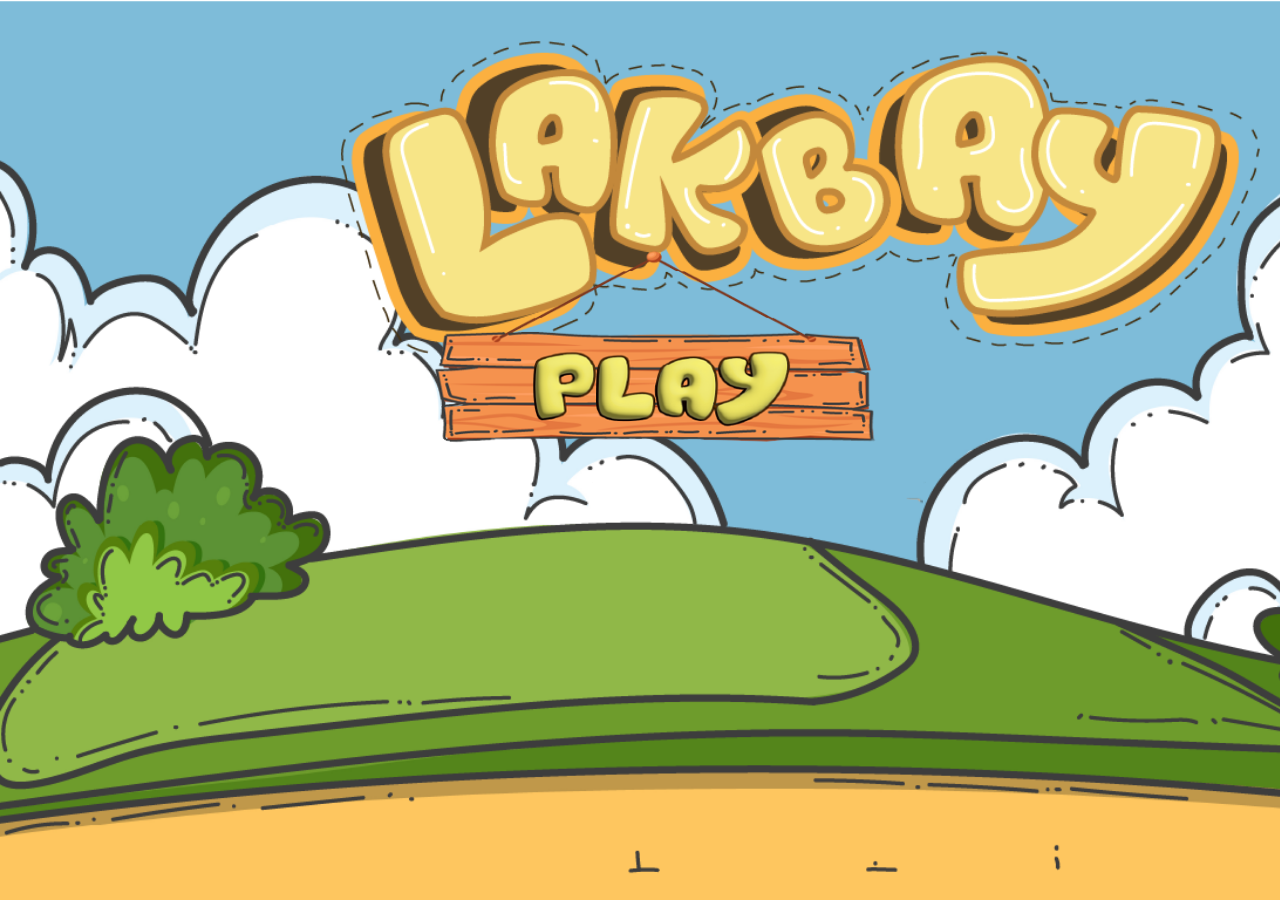
<file: index.html>
<!-- <?php 
include  'includes/head.php';
?> -->
<!DOCTYPE html>
<html>

    <head>
      <title>LAKBAY</title>
      <link rel="icon" href="../assets/image/Primary/Startup.png">
      <link rel="stylesheet" href="assets/css/font.css">
      <link rel="stylesheet" href="assets/css/start.css">

      <link href="https://fonts.googleapis.com/css?family=Montserrat:300,400&display=swap" rel="stylesheet">
    </head>

<body class="body">

  <div class="d1">
        <div class="startbutton" id="start"></div>
        <img src="assets/image/Primary/PlayB.png">
  </div>


<!-- 
  <div class="audio-holder">
  <audio id="backgroundMusic" autoplay muted>
    <source src="assets/sound/CookingMusic.mp3" type="audio/mp3">
    Your browser does not support the audio tag.
  </audio>

  <button onclick="startAudio()">Start Audio</button>
  </div> -->
  <script>
    function startAudio() {
      const backgroundMusic = document.getElementById('backgroundMusic');
      backgroundMusic.muted = false;
      backgroundMusic.play().then(() => {
        // Autoplay started successfully
      }).catch(error => {
        // Autoplay failed
        console.error('Autoplay failed:', error);
      });
    }

    document.addEventListener('DOMContentLoaded', function () {
            // Get the start button element
            const startButton = document.getElementById('start');

            // Add a click event listener
            startButton.addEventListener('click', function () {
                // Redirect to the desired page
                window.location.href = 'includes/CharSelection.html';
            });
        });
  </script>

</body>

</html>
</file>
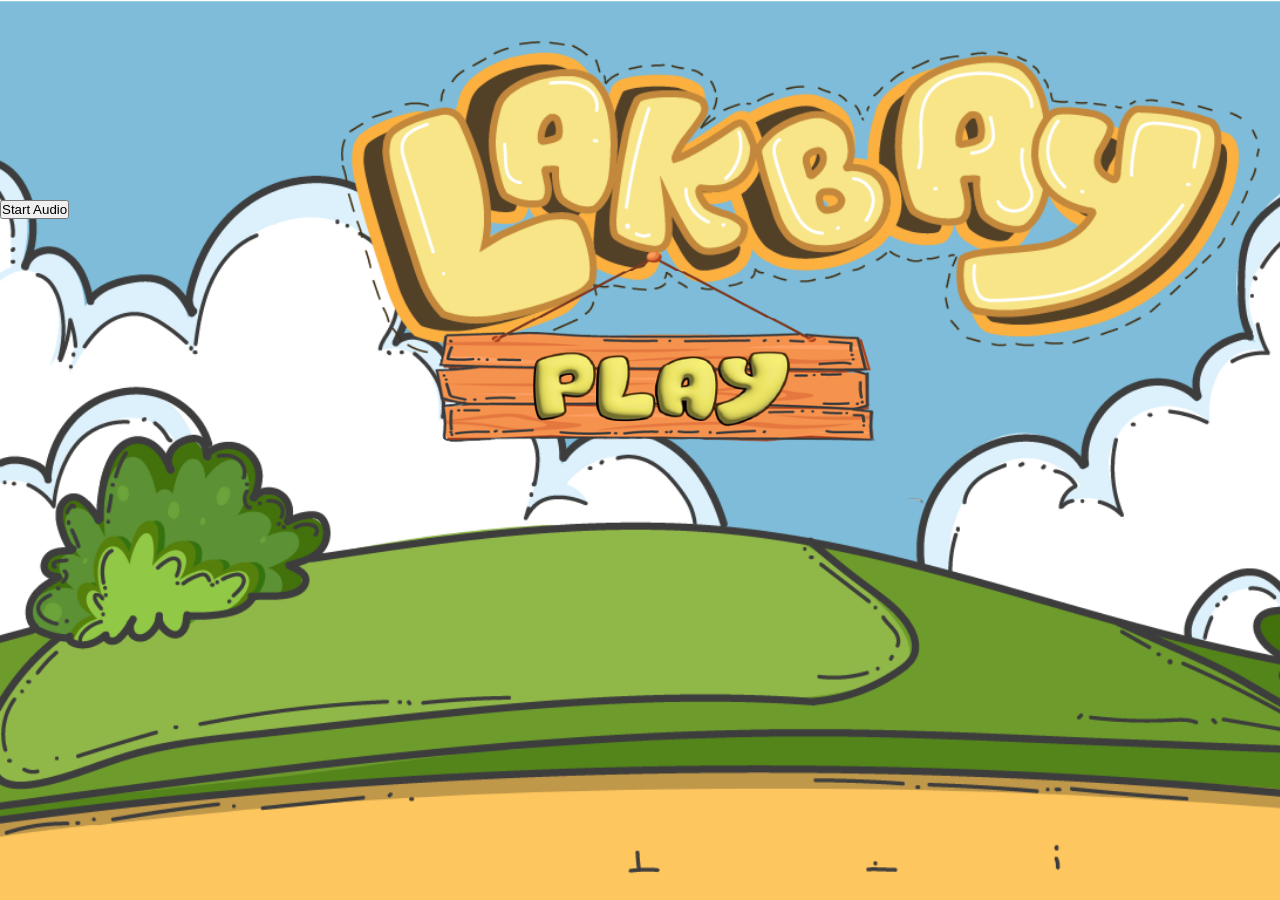
<file: Lakbay/index.html>
<!DOCTYPE html>
<html>

<head>
  <title>LAKBAY</title>
  <link rel="stylesheet" href="assets/css/start.css">
  <link rel="icon" href="assets/image/Primary/Startup.png">
</head>

<body class="body">

  <div class="d1">
        <div class="startbutton" id="start"></div>
        <img src="assets/image/Primary/PlayB.png">
  </div>



  <div class="audio-holder">
  <audio id="backgroundMusic" autoplay muted>
    <source src="assets/sound/CookingMusic.mp3" type="audio/mp3">
    Your browser does not support the audio tag.
  </audio>

  <button onclick="startAudio()">Start Audio</button>
  </div>
  <script>
    function startAudio() {
      const backgroundMusic = document.getElementById('backgroundMusic');
      backgroundMusic.muted = false;
      backgroundMusic.play().then(() => {
        // Autoplay started successfully
      }).catch(error => {
        // Autoplay failed
        console.error('Autoplay failed:', error);
      });
    }

    document.addEventListener('DOMContentLoaded', function () {
            // Get the start button element
            const startButton = document.getElementById('start');

            // Add a click event listener
            startButton.addEventListener('click', function () {
                // Redirect to the desired page
                window.location.href = 'includes/SaveSlot.html';
            });
        });
  </script>

</body>

</html>
</file>
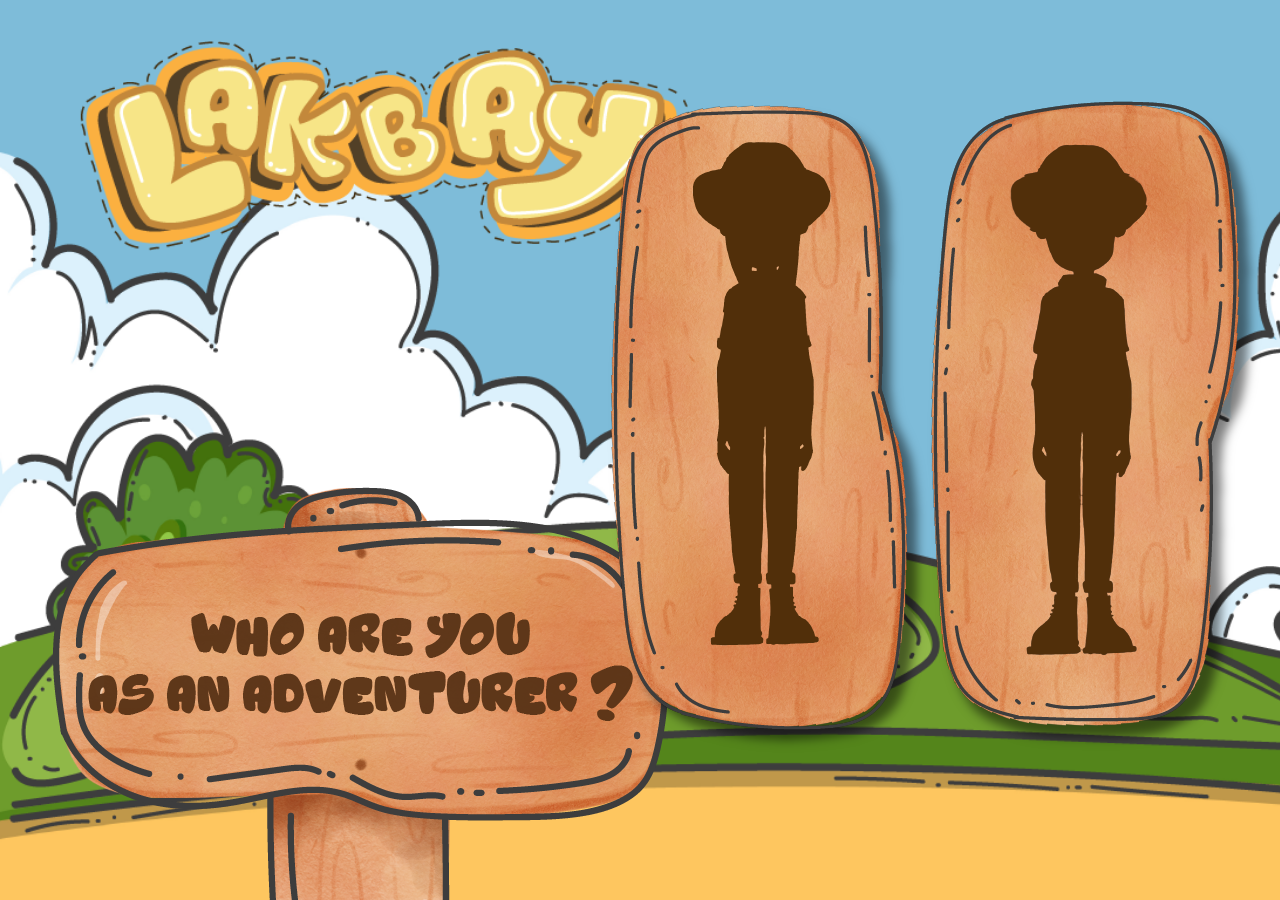
<file: includes/CharSelection.html>
<!-- <?php 
include  'head.php';
?> -->
<!DOCTYPE html>
    <head>
      <link rel="stylesheet" href="../assets/css/charselection.css">
      <!-- <link rel="stylesheet" href="../assets/css/username.css"> -->

    </head>
    <body>

    <div id="myModal" class="modal">
    <div class="modal-content">
        <span class="close" onclick="closeModal()">&times;</span>
        <img src="../assets/image/Character/CutsceneWood.png" alt="Popup Image">
        <h2 id="finalscore"></h2>
        
        <div class="inputholder">
            <h1 id="username" for="username">Username:</h1>
            <input type="text" id="username" name="username" placeholder="Enter your username">
            <button onclick="submitUsername()">Submit</button>
        </div>
    </div>
</div>


  <div class="d1">
    <div class="sign">
      <img src="../assets/image/Character/SIGN.png">
    </div>
    <div class="Mcharacter" onmouseover="showModal('MmodalMCharacter')" onmouseout="hideModal('MmodalMCharacter')">
      <img src="../assets/image/Character/JCharacter.png">
    </div>
    <div class="Fcharacter" onmouseover="showModal('modalFCharacter')" onmouseout="hideModal('modalFCharacter')">
      <img src="../assets/image/Character/MCharacter.png">
    </div>
  </div>

  <!-- Modals -->
  <div id="MmodalMCharacter" class="Mmodal">
   <img id="MmodalMCharacterimg" src="../assets/image/Character/Juan1.png">
  </div>

  <div id="modalFCharacter" class="Fmodal">
    <img id="modalFCharacterimg" src="../assets/image/Character/Maria1.png">
  </div>



  <script>
    
    function submitUsername(){
      window.location.href = '../includes/SaveSlot.html';
    }
    
      function openModal() {
        const modal = document.getElementById('myModal');
        modal.style.display = 'block';
      }

      function closeModal() {
        const modal = document.getElementById('myModal');
        modal.style.display = 'none';
      }

      const MmodalMCharacter = document.getElementById('MmodalMCharacter');
      const MmodalMCharacterimg = document.getElementById('MmodalMCharacterimg');
      const modalFCharacter = document.getElementById('modalFCharacter');
      const modalFCharacterimg = document.getElementById('modalFCharacterimg');
    
      function showModal(modalId) {
      document.getElementById(modalId).style.display = "block";

    }

    function hideModal(modalId) {
      document.getElementById(modalId).style.display = "none";
    }



      // Add a click event listener
      MmodalMCharacter.addEventListener('click', function () {
          // Redirect to the desired page
          openModal();
      });
         // Add a click event listener
         MmodalMCharacterimg.addEventListener('click', function () {
          // Redirect to the desired page
          openModal();
      });

            // Add a click event listener
            modalFCharacter.addEventListener('click', function () {
          // Redirect to the desired page
          openModal();
      });
         // Add a click event listener
         modalFCharacterimg.addEventListener('click', function () {
          // Redirect to the desired page
          openModal();
      });



  </script>
</body>
</html>
</file>
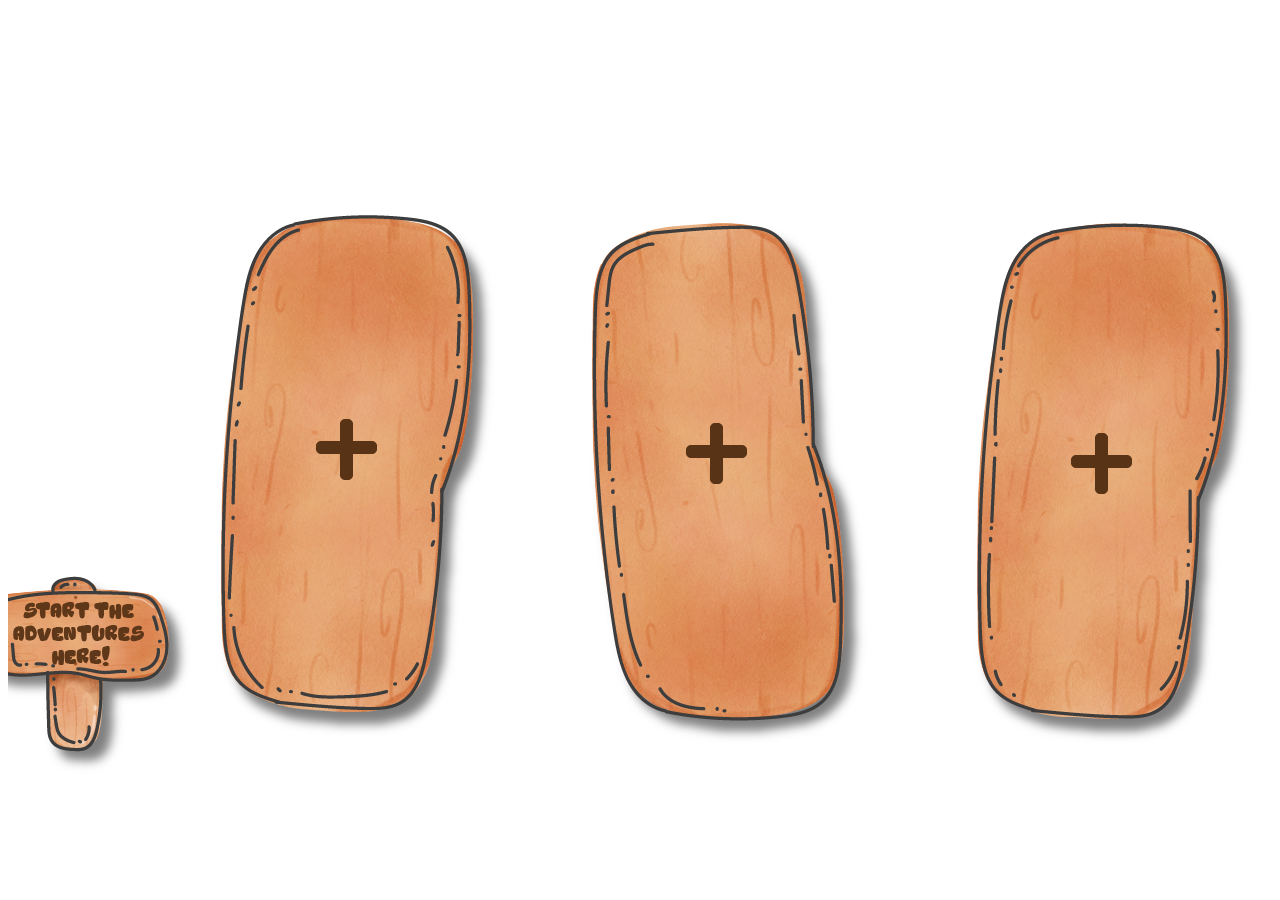
<file: includes/SaveSlot.html>
<!-- <?php 
include  'head.php';
?> -->
<!DOCTYPE html>
<html>

<head>
    <title>LAKBAY</title>
    <link rel="icon" href="../assets/image/Primary/Startup.png">

    <link href="https://fonts.googleapis.com/css?family=Montserrat:300,400&display=swap" rel="stylesheet">
</head>

<body class="body">

  <div class="d1">
        <div class="slot1" id="slot1"></div>
        <div class="slot2" id="slot2"></div>
        <div class="slot3" id="slot3"></div>
        <img class="saveslot" src="../assets/image/Primary/SAVESLOTBUTTONS.png">
  </div>

<script>
    
    document.addEventListener('DOMContentLoaded', function () {
            // Get the start button element
            const slot1 = document.getElementById('slot1');
            const slot2 = document.getElementById('slot2');
            const slot3 = document.getElementById('slot3');

            // Add a click event listener
            slot1.addEventListener('click', function () {
                // Redirect to the desired page
                window.location.href = '../includes/Start.html';
            });
            slot2.addEventListener('click', function () {
                // Redirect to the desired page
                window.location.href = 'includes/Start.html';
            });
            slot3.addEventListener('click', function () {
                // Redirect to the desired page
                window.location.href = 'includes/Start.html';
            });
        });
</script>
</body>

</html>
</file>
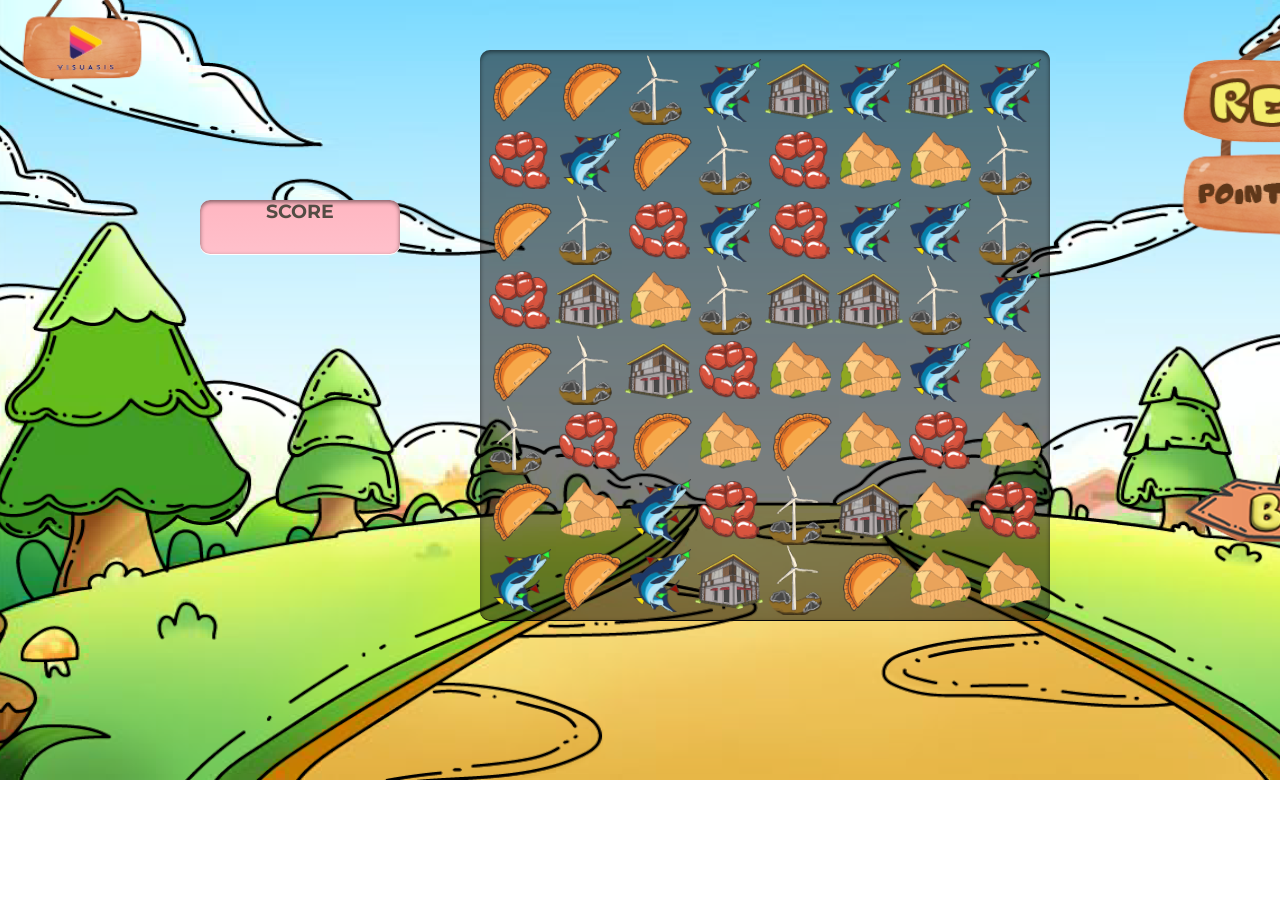
<file: includes/Start.html>
<!-- <?php 
include  'head.php';
?> -->
<!DOCTYPE html>
<html lang="en" dir="ltr">
  <head>
    <meta charset="utf-8">
    <title>LAKBAY</title>
    <link rel="icon" href="../assets/image/Primary/Startup.png">
    <link rel="stylesheet" href="../assets/css/style.css">
    <link rel="stylesheet" href="../assets/css/score.css">
    <link href="https://fonts.googleapis.com/css?family=Montserrat:300,400&display=swap" rel="stylesheet">
  </head>

  <body>
    <div class="score-board">
      <h3>score</h3>
      <h1 id="score"></h1>
    </div>
    <div class="grid">
    </div>
    
    <div class="rightside">
      <a href="../index.html"> 
        <img src="../assets/image/Primary/BackB.png"></a>
    </div>

    <div id="myModal" class="modal">
      <div class="modal-content">
          <span class="close" onclick="closeModal()">&times;</span>
          <img src="../assets/image/Goal/YOURSCORE.png" alt="Popup Image">
          <h2 id="finalscore"></h2>
          <div class="continue" id="continuestage"></div>
          <div class="exit" id="exit"></div>
      </div>
  </div>

    <script src="../assets/js/app.js"></script>
    <script>
      // Your existing interval function

    document.addEventListener('DOMContentLoaded', function () {
      // Get the start button element
      const continuestage = document.getElementById('continuestage');
      const exit = document.getElementById('exit');


      // Add a click event listener
      continuestage.addEventListener('click', function () {
          // Redirect to the desired page
          window.location.href = '../includes/map.html';
      });
         // Add a click event listener
      exit.addEventListener('click', function () {
          // Redirect to the desired page
          window.location.href = '../includes/map.html';
      });
    });
    </script>
  </body>
</html>
</file>
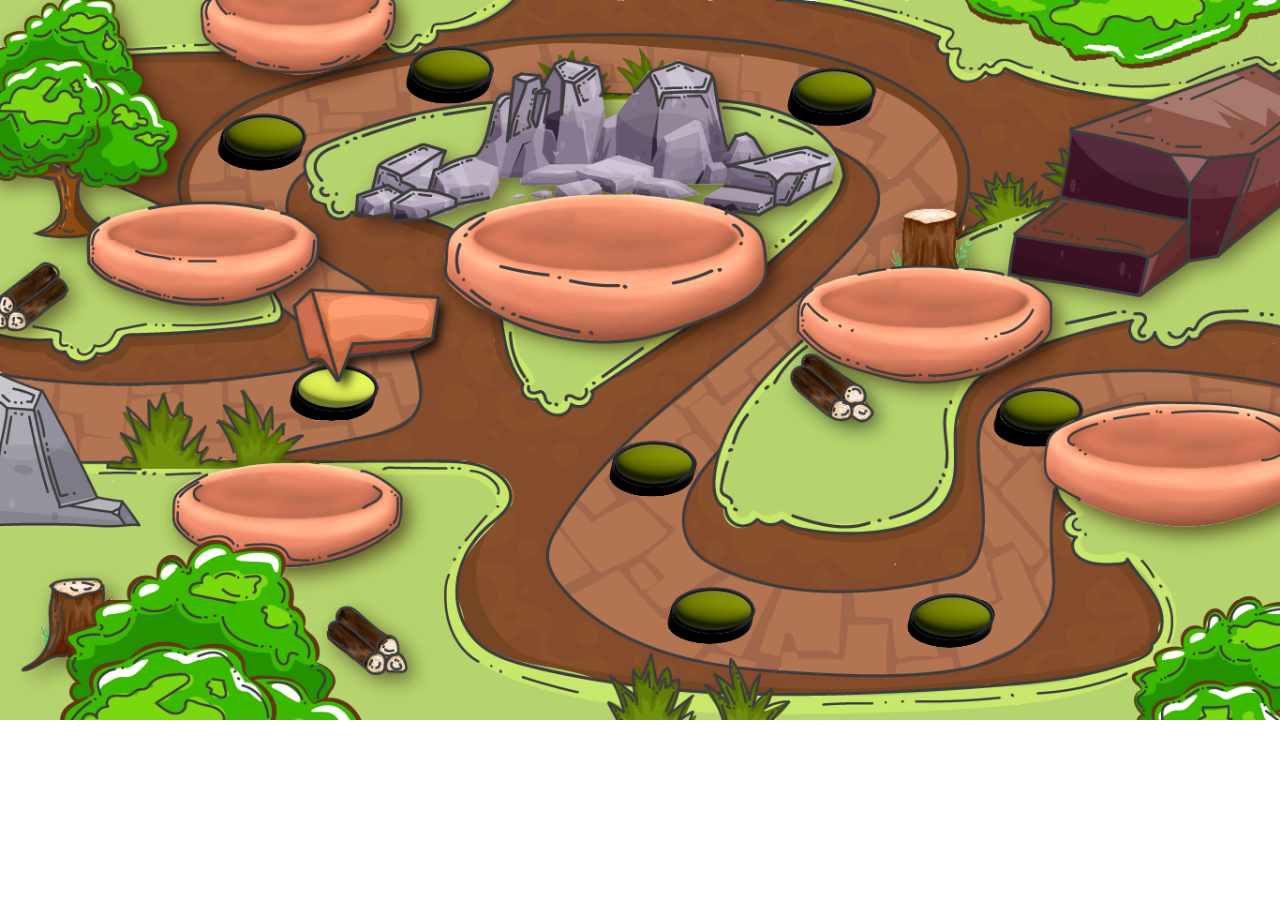
<file: Lakbay/includes/map.html>
<!DOCTYPE html>
<html>
    <head>
        <title>LAKBAY</title>
        <link rel="stylesheet" href="../assets/css/map.css">
        <link rel="icon" href="../assets/image/Primary/Startup.png">
    </head>
    <body class="body">


        
        

    </body>
</html>
</file>
<file: assets/css/font.css>
@font-face {
    font-family: magicsound;
    src: url(../../assets/font/Magic-Sound.ttf); /* replace .ttf with the actual file extension of your font */
}
</file>
<file: assets/css/start.css>
*,body, html {
    margin: 0;
    padding: 0;
}
.d1{
    position: relative;
    display: flex;
    flex-direction: column;
    height: 100vh;
    width: 100%;
    background-image: url(../../assets/image/Primary/MainScreen.png);
    background-size: cover;
 }
 .d1 img {
    box-sizing: border-box;

    max-width: 100%;
    max-height: 100%;
 }

 .audio-holder{
    margin-top: -700px;
    z-index: 9999;
    position: absolute;
 }

 .startbutton {
    width: 500px;
    height: 100px;
    /* background-color: red; */
    padding: 20px;
    position: fixed;
    top: 54%;
    left: 51%;
    transform: translate(-50%, -50%);
    z-index: 9999; /* Adjust the z-index as needed */
}
.startbutton:hover{
    cursor: pointer;
}

.b{
    margin: 0px;
}
 .h1{
    display:flex;
    
 }

.b1{
    width: 300px;
    height: 50px;
    color: white;
    font-family:'Courier New', Courier, monospace;
    font-size: 40px;
    background-color:  green;
    border: none;
    border-radius: 50px;
    margin-top: 5px;
    align-items: center;
    margin-left: 270;
    cursor: pointer;

}

.b1:hover{
    background-color: white;
    color:tomato;
    transition-duration: 100ms;

}

@font-face {
    font-family: "shallo";
    src: url("nh.ttf");

}

@font-face {
    font-family:"nh";
    src: url("nh.tff");

}

.p{
    font-family:"shallo";
    position:absolute;
    margin-top:-400px;
    font-size: 80px;
    margin-left: 100px;
    color: red;
}

.p1{
    font-family: "shallo";
    position: absolute;
    margin-top: -300px;
    font-size: 60px;
    color: red
}

.i{
    height: 700px;
    position: absolute;
    transform: scaleX(-1);
    margin-left: 700px;
    margin-top: 20px;
}


.p2{
    font-family: "z";
    color: gold;
    margin-left: 100px;
    margin-top: 750px;
    position: absolute;

}

.a{
    text-decoration: none;
    text-decoration: aliceblue;
    color: white;
}

.a:hover{
    background-color: white;
    color: tomato;
    transition-duration: 100ms;
}

.p3{
    font-family: "z";
    color:gold;
    margin-left: 100px;
    margin-top: 700px;
    position: absolute;
}
</file>
<file: Lakbay/assets/css/start.css>
*,body, html {
    margin: 0;
    padding: 0;
}
.d1{
    position: relative;
    display: flex;
    flex-direction: column;
    height: 100vh;
    width: 100%;
    background-image: url(../../assets/image/Primary/MainScreen.png);
    background-size: cover;
 }
 .d1 img {
    box-sizing: border-box;

    max-width: 100%;
    max-height: 100%;
 }

 .audio-holder{
    margin-top: -700px;
    z-index: 9999;
    position: absolute;
 }

 .startbutton {
    width: 500px;
    height: 100px;
    /* background-color: red; */
    padding: 20px;
    position: fixed;
    top: 54%;
    left: 51%;
    transform: translate(-50%, -50%);
    z-index: 9999; /* Adjust the z-index as needed */
}
.startbutton:hover{
    cursor: pointer;
}

.b{
    margin: 0px;
}
 .h1{
    display:flex;
    
 }

.b1{
    width: 300px;
    height: 50px;
    color: white;
    font-family:'Courier New', Courier, monospace;
    font-size: 40px;
    background-color:  green;
    border: none;
    border-radius: 50px;
    margin-top: 5px;
    align-items: center;
    margin-left: 270;
    cursor: pointer;

}

.b1:hover{
    background-color: white;
    color:tomato;
    transition-duration: 100ms;

}

@font-face {
    font-family: "shallo";
    src: url("nh.ttf");

}

@font-face {
    font-family:"nh";
    src: url("nh.tff");

}

.p{
    font-family:"shallo";
    position:absolute;
    margin-top:-400px;
    font-size: 80px;
    margin-left: 100px;
    color: red;
}

.p1{
    font-family: "shallo";
    position: absolute;
    margin-top: -300px;
    font-size: 60px;
    color: red
}

.i{
    height: 700px;
    position: absolute;
    transform: scaleX(-1);
    margin-left: 700px;
    margin-top: 20px;
}


.p2{
    font-family: "z";
    color: gold;
    margin-left: 100px;
    margin-top: 750px;
    position: absolute;

}

.a{
    text-decoration: none;
    text-decoration: aliceblue;
    color: white;
}

.a:hover{
    background-color: white;
    color: tomato;
    transition-duration: 100ms;
}

.p3{
    font-family: "z";
    color:gold;
    margin-left: 100px;
    margin-top: 700px;
    position: absolute;
}
</file>
<file: assets/css/charselection.css>
* {
    font-family: 'magicsound', sans-serif;
    margin: 0;
    padding: 0;
}

body {
    position: relative;
    display: flex;
    flex-direction: column;
    height: 100vh;
    width: 100%;
    background-image: url(../../assets/image/Character/CharBG.png);
    background-size: cover;
    background-repeat: no-repeat;
}

/* Modal styles */
.modal {
    display: none;
    position: fixed;
    top: 0;
    left: 0;
    width: 100%;
    height: 100%;
    justify-content: center;
    align-items: center;
    background-color: rgba(0, 0, 0, 0.7);
    z-index: 9999999999; /* Set a higher value */
}

.modal-content {
    width: 100%;
    padding: 20px;
    top: -10%;

    position: relative;
    z-index: 1;
}

.modal img {
    width: 100%;
    height: 100%;
}

.close {
    position: absolute;
    top: 10px;
    right: 10px;
    font-size: 30px;
    font-weight: bold;
    cursor: pointer;
}

h2{
    height: 1000px;
    width: 100%;
    padding: 20px;
    position: fixed;
    top: 100%;
    left: 92%;
    color: rgb(200, 255, 0);
    transform: translate(-50%, -50%);
    z-index: 9999; 
}
 .Fmodal {
    display: none;
    position: fixed;
    top: 47%;
    left: 60%;
    transform: translate(-50%, -50%);
    padding: 20px;
    z-index: 99;
  }
 .Mmodal {
    display: none;
    position: fixed;
    top: 47%;
    left: 85%;
    transform: translate(-50%, -50%);
    padding: 20px;
    z-index: 99999;
  }
  .Fmodal img{
    width: 200px;
    height: 530px;
  }
  .Mmodal img{
    width: 200px;
    height: 530px;
  }


.sign{
    width: 500px;
    height: 200px;
    /* background-color: red; */
    padding: 20px;
    position: fixed;
    top: 50%;
    left:-8%;
    transform: translate(-50%, -50%);
    z-index: 99; /* Adjust the z-index as needed */
}
.Mcharacter{
    width: 500px;
    height: 200px;
    padding: 20px;
    position: fixed;
    top: 20%;
    left: 90%;
    transform: translate(-50%, -50%);
    z-index: 9999; /* Adjust the z-index as needed */
}
.Mcharacter:hover{
    cursor: pointer;
}
.Fcharacter {
    width: 500px;
    height: 200px;
    padding: 20px;
    top: 20%;
    left: 65%;
    transform: translate(-50%, -50%);
    z-index: 99; /* Adjust the z-index as needed */
    position: fixed;
}

.Fcharacter:hover {
    cursor: pointer;
}

.inputholder {
    width: 300px;
    height: 200px;
    /* background-color: red; */
    padding: 20px;
    position: fixed;
    top: 50%;
    left:50%;
    display: flex;
    flex-direction: column;
    align-items: center;
    transform: translate(-50%, -50%);
    z-index: 9999; /* Adjust the z-index as needed */
}

.inputholder label {
    margin-bottom: 10px; /* Add margin below the label for spacing */
}

.inputholder input {
    font-family: magicsound;
    padding: 8px; /* Add padding to the input for better visual appearance */
    margin-bottom: 10px; /* Add margin below the input for spacing */
}

.inputholder button {
    padding: 10px; /* Add padding to the button for better visual appearance */
}
.username{
    font-family: 'magicsound';
}
</file>
<file: assets/css/username.css>
/* Your existing styles */

/* Modal styles */
.modal {
    display: none;
    position: fixed;
    z-index: 1;
    top: 0;
    width: 80%;
    background-color: rgba(0, 0, 0, 0.7);
}

.modal-content {
    height: 100%;
    width: 100%;
    padding: 20px;
    position: fixed;
    top: 45%;
    left: 55%;
    transform: translate(-50%, -50%);
    z-index: 9999999999; /* Set a higher value */
}

.modal-content img{
    width: 100%;
    height: 100%;
}
.close {
    position: absolute;
    top: 0;
    right: 0;
    font-size: 30px;
    font-weight: bold;
    cursor: pointer;
}
h2{
    height: 1000px;
    width: 100%;
    padding: 20px;
    position: fixed;
    top: 100%;
    left: 92%;
    color: rgb(200, 255, 0);
    transform: translate(-50%, -50%);
    z-index: 9999; 
}
</file>
<file: assets/css/style.css>
*{
  margin: 0;
}
.rightside{
  margin-top: 300px;
  margin-left: 20px;
}
.grid {
    height: 560px;
    min-width: 560px;
    display: flex;
    flex-wrap: wrap;
    margin-left: 80px;
    margin-top: 50px;
    background-color: rgba(0, 0, 0, 0.5);
    padding:5px;
    border-radius: 10px;
    box-shadow: 0 2px 4px rgba(0, 0, 0, 0.5) inset, 0 1px 0 #090909;
    color: #000000;
}

.grid div {
    height: 70px;
    width: 70px;
}

h3 {
 font-family: "Montserrat", sans-serif;
 text-transform: uppercase;
}

h1 {
 font-family: "Montserrat", sans-serif;
 text-transform: uppercase;
 margin-top: -10px;
 margin-top: 20px;
}

.invisible {
    background-color: rgb(0, 0, 0);
}

body {
  background-image: url("../../assets/image/Primary/MG.png");
  display: flex;
  background-repeat: no-repeat;
}

.score-board {
  background-color: pink;
  border-radius: 10px;
  margin-top: 200px;
  margin-left: 200px;
  margin-bottom: 450px;
  min-width: 200px;

  display: flex;
  flex-direction: column;
  justify-content: space-between;
  align-items: center;
  text-align: center;
  background-image: linear-gradient(#FFB6C1, #FFC0CB);
  box-shadow: 0 2px 4px rgba(0, 0, 0, 0.5) inset, 0 1px 0 #fff;
  color: #534c44;
}

.continue{
  height: 50px;
  width: 55px;
  padding: 20px;
  position: fixed;
  top: 65%;
  left: 48%;
  transform: translate(-50%, -50%);
  z-index: 99999; 
  /* background-color: red; */
}
.continue:hover{
  cursor: pointer;
}
.exit{
  height: 50px;
  width: 55px;
  padding: 20px;
  position: fixed;
  top: 29%;
  left: 66%;
  transform: translate(-50%, -50%);
  z-index: 999999; 
  /* background-color: red; */
}
.exit:hover{
  cursor: pointer;
}
/* Add this to your styles */
.candy-drop-animation {
  animation: candyDrop 0.5s ease-in-out;
}

@keyframes candyDrop {
  0% {
    transform: translateY(0);
  }
  100% {
    transform: translateY(100%);
  }
}

.candy-animation {
  animation: candyMove 0.5s ease-in-out;
}

@keyframes candyMove {
  0% {
    transform: scale(1);
  }
  50% {
    transform: scale(1.2);
  }
  100% {
    transform: scale(1);
  }
}

/* Add these animations in your CSS */
.candy-drop-animation {
  transition: transform 0.5s ease-in-out;
}

.candy-move-left-animation {
  animation: moveLeft 0.5s ease-in-out;
}

.candy-move-right-animation {
  animation: moveRight 0.5s ease-in-out;
}

@keyframes moveLeft {
  from {
    transform: translateX(50px);
  }
  to {
    transform: translateX(0);
  }
}

@keyframes moveRight {
  from {
    transform: translateX(-50px);
  }
  to {
    transform: translateX(0);
  }
}
</file>
<file: assets/css/score.css>
/* Your existing styles */

/* Modal styles */
.modal {
    display: none;
    position: fixed;
    z-index: 1;
    top: 0;
    width: 80%;
    background-color: rgba(0, 0, 0, 0.7);
}

.modal-content {
    height: 1000px;
    width: 100%;
    padding: 20px;
    position: fixed;
    top: 50%;
    left: 55%;
    transform: translate(-50%, -50%);
    z-index: 999; 
}

.close {
    position: absolute;
    top: 0;
    right: 0;
    font-size: 30px;
    font-weight: bold;
    cursor: pointer;
}
h2{
    height: 1000px;
    width: 100%;
    padding: 20px;
    position: fixed;
    top: 100%;
    left: 92%;
    color: rgb(200, 255, 0);
    transform: translate(-50%, -50%);
    z-index: 9999; 
}
</file>
<file: Lakbay/assets/css/map.css>
*{
    margin: 0;
  }

  body {
    background-image: url("../../assets/image/Maps/MAP-LEVEL-BLANK.png");
    display: flex;
    background-repeat: no-repeat;
    background-size: cover;
  }
  

  
  
  /* Add this to your styles */
  .candy-drop-animation {
    animation: candyDrop 0.5s ease-in-out;
  }
  
  @keyframes candyDrop {
    0% {
      transform: translateY(0);
    }
    100% {
      transform: translateY(100%);
    }
  }
  
  .candy-animation {
    animation: candyMove 0.5s ease-in-out;
  }
  
  @keyframes candyMove {
    0% {
      transform: scale(1);
    }
    50% {
      transform: scale(1.2);
    }
    100% {
      transform: scale(1);
    }
  }
  
  /* Add these animations in your CSS */
  .candy-drop-animation {
    transition: transform 0.5s ease-in-out;
  }
  
  .candy-move-left-animation {
    animation: moveLeft 0.5s ease-in-out;
  }
  
  .candy-move-right-animation {
    animation: moveRight 0.5s ease-in-out;
  }
  
  @keyframes moveLeft {
    from {
      transform: translateX(50px);
    }
    to {
      transform: translateX(0);
    }
  }
  
  @keyframes moveRight {
    from {
      transform: translateX(-50px);
    }
    to {
      transform: translateX(0);
    }
  }
</file>
